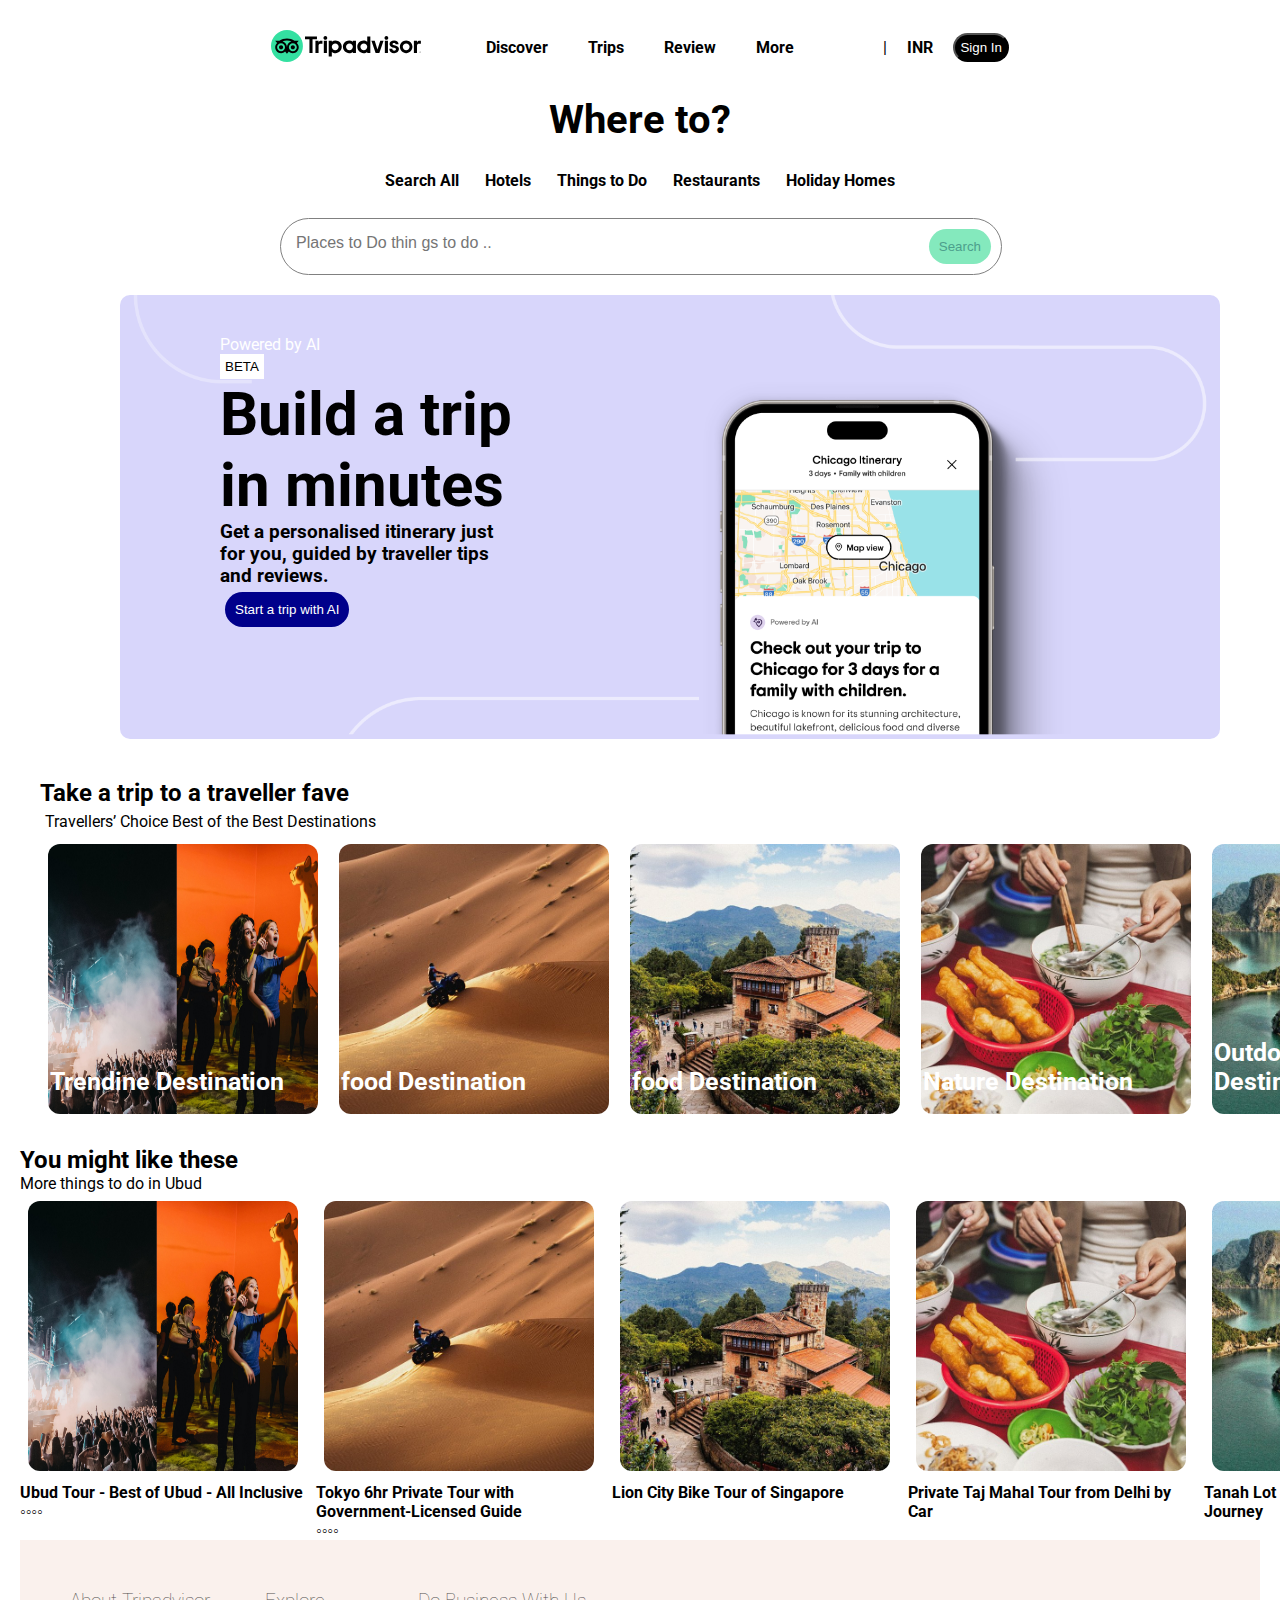
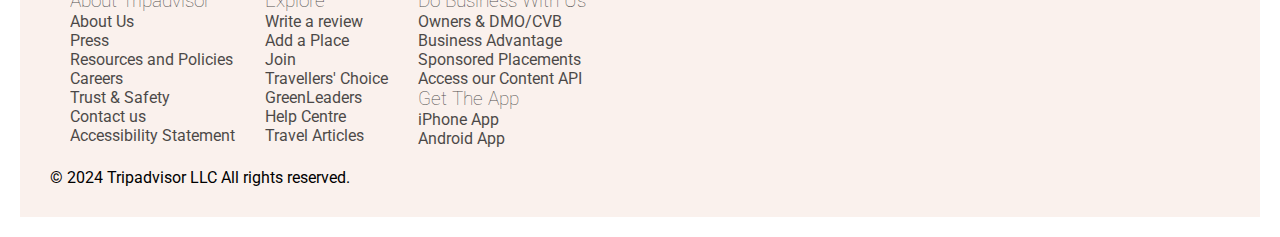
<file: index1.html>
<!DOCTYPE html>
<html lang="en">

<head>
    <meta charset="UTF-8">
    <meta name="viewport" content="width=device-width, initial-scale=1.0">
    <title>Trip Advisor</title>
    <!--google font-->
    <link rel="preconnect" href="https://fonts.googleapis.com">
    <link rel="preconnect" href="https://fonts.gstatic.com" crossorigin>
    <link href="https://fonts.googleapis.com/css2?family=Roboto&display=swap" rel="stylesheet">
    <!--font awesom cdn-->
    <link rel="stylesheet" href="https://cdnjs.cloudflare.com/ajax/libs/font-awesome/6.5.1/css/all.min.css"
        integrity="sha512-DTOQO9RWCH3ppGqcWaEA1BIZOC6xxalwEsw9c2QQeAIftl+Vegovlnee1c9QX4TctnWMn13TZye+giMm8e2LwA=="
        crossorigin="anonymous" referrerpolicy="no-referrer" />
    <!--style css link-->
    <link rel="stylesheet" href="style1.css">
</head>

<body>
    <!--navbar-->
    <div class="navbar-1"><i class="fa-solid fa-bars"></i>
        <img src="images/icon.svg" alt=""></div>
    <div class="navbar">
        <div class="navbar__1">
            <img src="images/icon.svg" alt="">
        </div>
        <div class="navbar__2">
            <h4 class="navbar__2-1">Discover</h4>
            <h4 class="navbar__2-2">Trips</h4>
            <h4 class="navbar__2-1">Review</h4>
            <h4 class="navbar__2-1">More</h4>
        </div>
        <div class="navbar__3">
            <i class="fa-solid fa-globe"></i>
            | <h4>INR</h4>
            <button>Sign In</button>
        </div>
    </div>
    <!--heading-->
    <div class="heading">
        <h1>Where to?</h1>
    </div>
    <!--menubar-->
    <div class="menu">
        <h5><i class="fa-solid fa-house"></i> Search All</h5>
        <h5><i class="fa-solid fa-bed"></i> Hotels</h5>
        <h5><i class="fa-regular fa-square-caret-up"></i> Things to Do</h5>
        <h5><i class="fa-solid fa-utensils"></i> Restaurants</h5>
        <h5><i class="fa-solid fa-house-circle-check"></i> Holiday Homes</h5>
    </div>
    <!--searchbar-->
    <div class="search">
        <div class="search__2">
            <i class="fa-solid fa-magnifying-glass"></i>
            <input placeholder="Places to Do thin gs to do ..">
        </div>
        <div class="search__3">
            <button>Search</button>
        </div>

    </div>
    <!--advertisement-->
    <div class="advertisement">
        <img src="images/1.png" alt="">
        <div class="fix">
            <p>Powered by AI</p>
            <button>BETA</button>
            <h1>Build a trip in minutes</h1>
            <h3>Get a personalised itinerary just for you, guided by traveller tips and reviews.</h3>
            <button id="ai">Start a trip with AI</button>
        </div>
    </div>
    <!--Traveller-->
    <div class="traveller">
        <h2>Take a trip to a traveller fave</h2>
        <p>Travellers’ Choice Best of the Best Destinations</p>
        <div class="traveller__img">
            <div>
                <img src="images/2.jpg" alt="">
                <h3>Trendine Destination</h3>
            </div>
            <div> <img src="images/3.jpg" alt="">
                <h3>food Destination</h3>
            </div>
            <div>
                <img src="images/4.jpg" alt="">
                <h3>food Destination</h3>

            </div>
            <div>
                <img src="images/5.jpg" alt="">
                <h3>Nature Destination</h3>
            </div>
            <div>
                <img src="images/6.jpg" alt="">
                <h3>Outdoor Destination</h3>
            </div>
        </div>



    </div>

    </div>
    <!--Like-->
    <div class="like">
        <h2>You might like these</h2>
        <p>More things to do in Ubud</p>
        <div class="like__img">
            <div>
                <img src="images/2.jpg" alt="">
                <h4>Ubud Tour - Best of Ubud - All Inclusive</h4>
                <p>◦◦◦◦</p>
            </div>
            <div> <img src="images/3.jpg" alt="">
                <h4>Tokyo 6hr Private Tour with Government-Licensed Guide</h4>
                <p>◦◦◦◦</p>
            </div>
            <div>
                <img src="images/4.jpg" alt="">
                <h4>Lion City Bike Tour of Singapore</h4>
                <p><i class="fa-solid fa-circle"></i></p>

            </div>
            <div>
                <img src="images/5.jpg" alt="">
                <h4>Private Taj Mahal Tour from Delhi by Car</h4>
                <p><i class="fa-solid fa-circle"></i></p>
            </div>
            <div>
                <img src="images/6.jpg" alt="">
                <h4>Tanah Lot & North Bali Tour - Scenic Journey</h4>
                <p><i class="fa-solid fa-circle"></i></p>
            </div>
            <div>
                <img src="images/2.jpg" alt="">
                <h4>Bali Instagram Tour: The Most Famous Spots (Private & All-Inclusive)</h4>
                <p><i class="fa-solid fa-circle"></i></p>
            </div>
            <div> <img src="images/3.jpg" alt="">
                <h4>Ubud Tour - Best of Ubud - All Inclusive</h4>
                <p><i class="fa-solid fa-circle"></i></p>
            </div>
            <div>
                <img src="images/4.jpg" alt="">
                <h4>Ubud Tour - Best of Ubud - All Inclusive</h4>
                <p><i class="fa-solid fa-circle"></i></p>

            </div>
            <div>
                <img src="images/5.jpg" alt="">
                <h4>Ubud Tour - Best of Ubud - All Inclusive</h4>
                <p><i class="fa-solid fa-circle"></i></p>
            </div>
            <div>
                <img src="images/6.jpg" alt="">
                <h4>Ubud Tour - Best of Ubud - All Inclusive</h4>
                <p><i class="fa-solid fa-circle"></i></p>
            </div>

        </div>

    </div>
    <!--last-->
    <div class="lasthead">
    <div class="last">
        <div class="last__1">
            <h3>About Tripadvisor</h3>
            <p>About Us</p>
            <p>Press</p>
            <p>Resources and Policies</p>
            <p>Careers</p>
            <p>Trust & Safety</p>
            <p>Contact us</p>
            <p>Accessibility Statement</p>
        </div>
        <div class="last__2">
            <h3>Explore</h3>
            <p>Write a review</p>
            <p>Add a Place</p>
            <p>Join</p>
            <p>Travellers' Choice</p>
            <p>GreenLeaders</p>
            <p> Help Centre</p>
            <p>Travel Articles</p>
        </div>
        <div class="last__3">
            <h3>Do Business With Us</h3>
            <p>Owners & DMO/CVB</p>
            <p>Business Advantage</p>
            <p>Sponsored Placements</p>
            <p>Access our Content API</p>
            <h3>Get The App</h3>
            <p>iPhone App</p>
            <p>Android App</p>
        </div>
        
    </div>
    <p>&copy 2024 Tripadvisor LLC All rights reserved.</p>
</div>

</body>

</html>
</file>
<file: style1.css>
body {
    font-family: 'Roboto', sans-serif;
    margin: 20px;
}

* {
    padding: 0;
    margin: 0;
}

/*navbar*/
.navbar {
    margin: 30px;
    display: flex;
    justify-content: space-around;
    align-items: center;
    background-color: transparent;
    
}

.navbar__1 img {
    width: 150px;
}

.navbar__2 {
    display: flex;
    gap: 40px;
    position: absolute;
}

.navbar__2-1:hover {
    background-color: whitesmoke;
    border-radius: 10px;
    padding: 5px;

}

.navbar__2-2:hover {
    text-decoration: underline;
}

.navbar__3 {
    display: flex;
    gap: 20px;
    align-items: center;
}

.navbar__3 button {
    padding: 5px;
    background-color: black;
    color: white;
    border-radius: 30px;

}

/*menubar*/
.heading {
    text-align: center;
    font-size: 20px;
    margin: 20px;
}

.menu {
    margin: 25px;
    justify-content: center;
    align-items: center;
    gap: 20px;
    display: flex;
}

.menu h5 {
    font-size: 16px;
    padding: 3px;
}

.menu h5:hover {
    text-decoration: underline;
}

/*search bar*/
.search {
    border: solid grey 1px;
    border-radius: 30px;
    width: 700px;
    padding: 10px;
    display: flex;
    text-align: center;
    margin-left: 260px;
    justify-content: space-between;
}

.search__2 input {
    border: none;
    font-size: 16px;
    padding: 5px;
}

.search__2 input:focus {
    outline: none;
}

.search__3 button {
    background-color: #84E9BD;
    color: #4D9F8C;
    padding: 10px;
    border-radius: 30px;
    border: none;

}
/*advertisement*/
.advertisement{
    background-color: #D8D6FB;
    width: 1100px;
    margin-left: 100px;
    margin-right: 30px;
    margin-top: 20px;
    margin-bottom: 20px;
    border-radius: 10px;
    position: relative;
}
.advertisement img{
    width: 100%;
}
/*traveller*/
.traveller{
    padding: 20px;
    
    
}
.traveller p{
    padding: 5px;
}
.traveller__img{
    display: flex;
    
    gap: 5px;
    position: relative;
}
.traveller__img img{
    width: 270px;
    height: 270px;
    border-radius: 20px;
    padding: 8px;
    z-index: 2;
    
}
.traveller__img div h3{
    position: absolute;
    color: white;
    padding: 10px;
    bottom: 20px;
    z-index: 1;
    font-size: 25px;
}
/*like*/
.like__img{
    display: flex;
    gap: 10px;
}
.like__img img{
    width: 270px;
    height: 270px;
    border-radius: 20px;
    padding: 8px;
}

/*fix*/
.fix{
    top: 40px;
    left: 100px;
    position: absolute;
    width: 300px;

}
.fix p{
    color: white;
    
}
.fix button{
    background-color: white;
    border: none;
    padding: 5px;

}
.fix h1{
    font-size: 60px;
}
#ai{
    background-color: darkblue;
    color: white;
    border-radius: 30px;
    padding: 10px;
    margin: 5px;
}

/*last*/
.lasthead{
    background-color: #FAF1ED;
    padding: 30px;
}
.last{
    display: flex;
    gap: 30px;
    padding: 10px;
    margin: 10px;
    opacity: 0.7;
    
}
.last h3{
    font-weight: 100;
}
.last p:hover{
    text-decoration: underline;
}
.navbar-1 img{
    width: 130px;
    padding-left: 100px;
}


@media screen and (max-width: 700px) {
    .navbar{display: none;}
    .navbar-1{display: block;}
    
}
@media screen and (min-width: 700px) {
    .navbar-1{display: none;}
    
}
</file>
